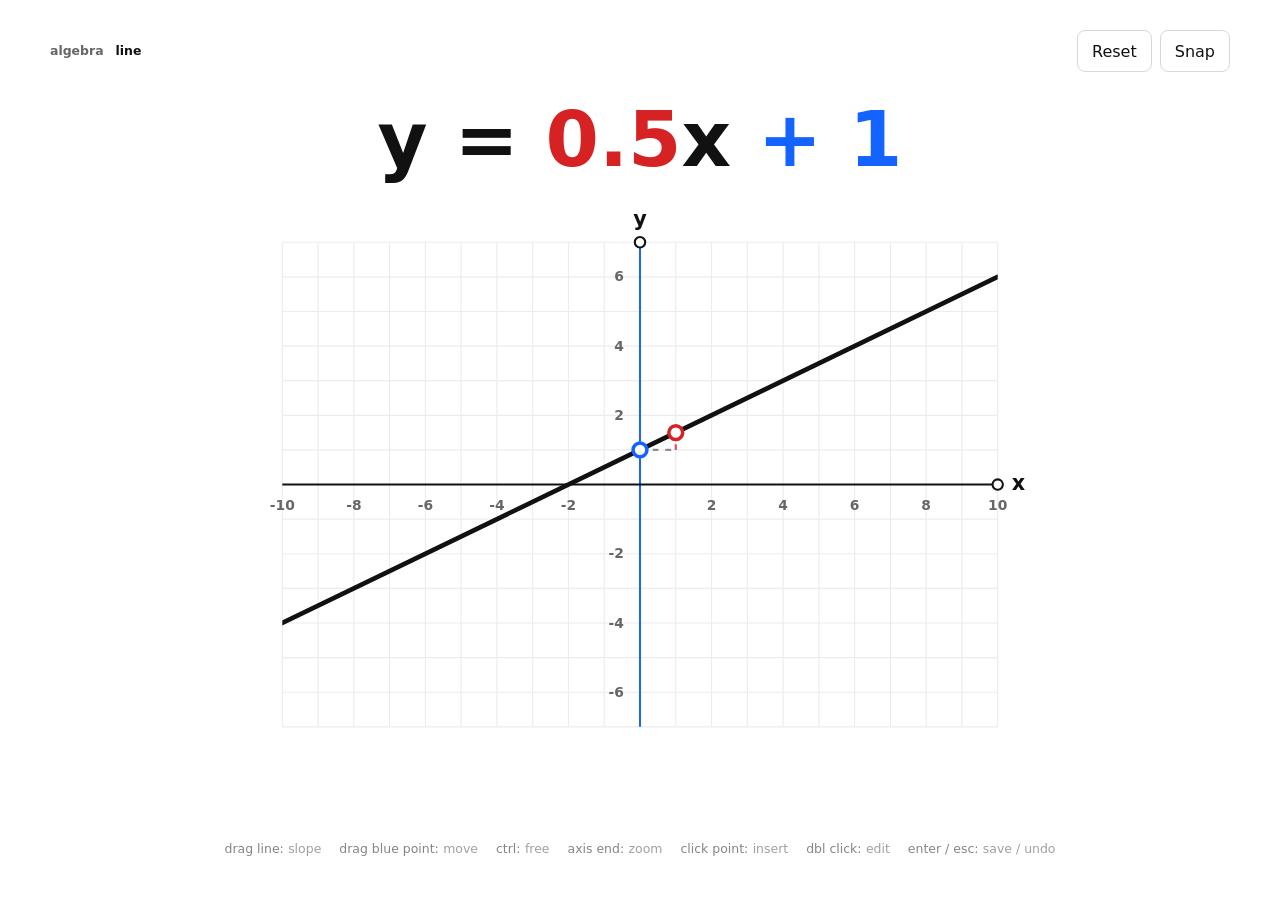
<file: index.html>
<!doctype html>
<html lang="en">
  <head>
    <meta charset="utf-8">
    <meta name="viewport" content="width=device-width, initial-scale=1">
    <meta http-equiv="refresh" content="0; url=lines/index.html">
    <title>lines</title>
    <script>
      window.location.replace("lines/index.html");
    </script>
  </head>
  <body>
    <a href="lines/index.html">line</a>
  </body>
</html>
</file>
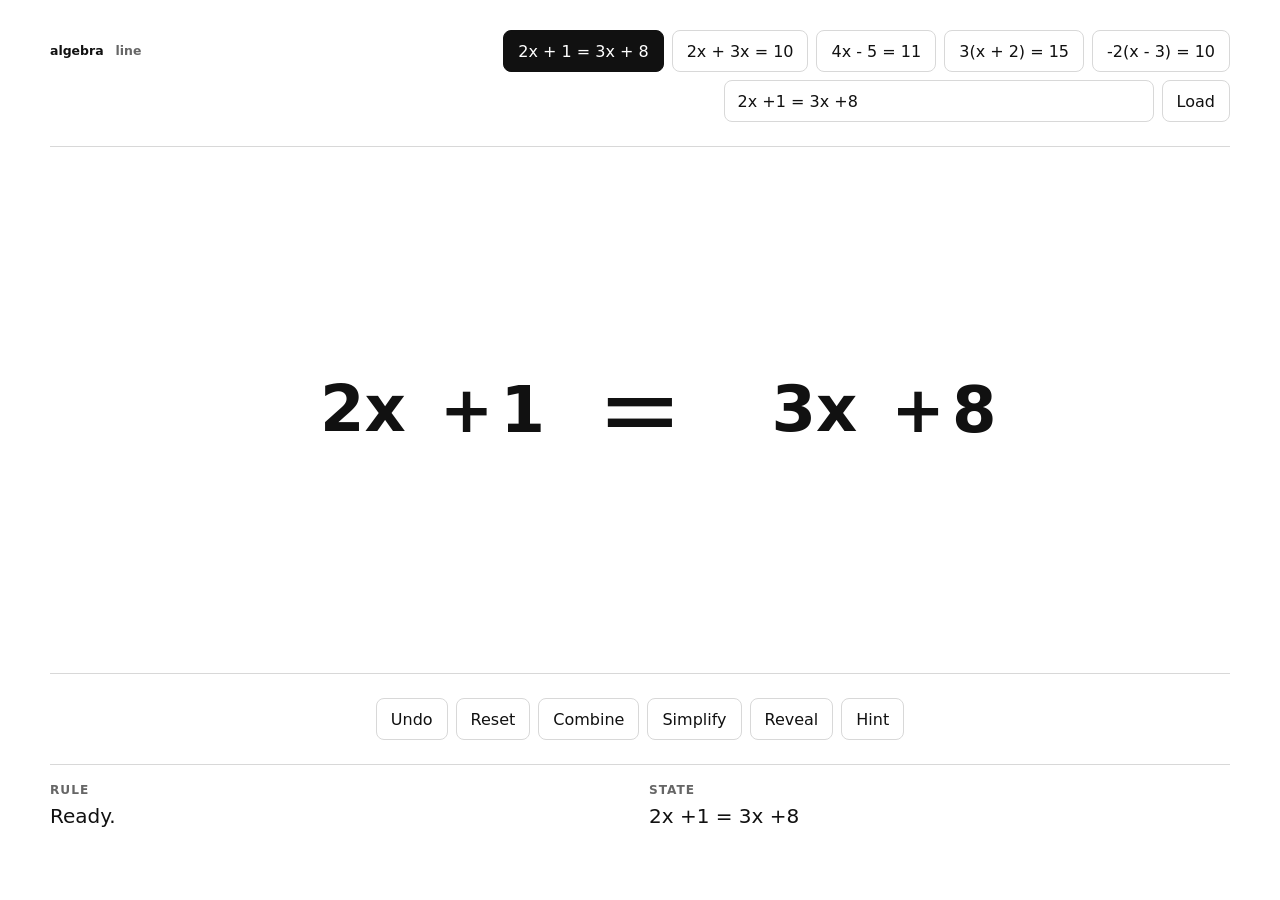
<file: algebra/index.html>
<!doctype html>
<html lang="en">
  <head>
    <meta charset="utf-8">
    <meta name="viewport" content="width=device-width, initial-scale=1">
    <title>algebra</title>
    <link rel="stylesheet" href="styles.css">
  </head>
  <body>
    <main class="app">
      <header class="topbar">
        <nav class="app-switch" aria-label="App switcher">
          <a href="../algebra/index.html" aria-current="page">algebra</a>
          <a href="../lines/index.html">line</a>
        </nav>
        <div class="equation-controls">
          <nav class="levelbar" aria-label="Equation set">
            <button class="level-button is-active" type="button" data-level="isolate">2x + 1 = 3x + 8</button>
            <button class="level-button" type="button" data-level="combine">2x + 3x = 10</button>
            <button class="level-button" type="button" data-level="coefficient">4x - 5 = 11</button>
            <button class="level-button" type="button" data-level="parentheses">3(x + 2) = 15</button>
            <button class="level-button" type="button" data-level="signedParentheses">-2(x - 3) = 10</button>
          </nav>
          <form class="equation-form" id="equationForm" aria-label="Custom equation">
            <input id="equationInput" name="equation" type="text" value="2x + 1 = 3x + 8" autocomplete="off" spellcheck="false">
            <button type="submit">Load</button>
          </form>
        </div>
      </header>

      <section class="stage" id="stage" aria-label="Equation playground">
        <div class="side side-left" id="leftSide" data-side="left"></div>
        <button class="equals-zone" id="equalsZone" type="button" aria-label="Click to swap left and right sides">
          <span>=</span>
        </button>
        <div class="side side-right" id="rightSide" data-side="right"></div>
        <div class="ghost-layer" id="ghostLayer" aria-hidden="true"></div>
      </section>

      <section class="toolbar" aria-label="Equation tools">
        <button type="button" id="undoButton">Undo</button>
        <button type="button" id="resetButton">Reset</button>
        <button type="button" id="combineButton">Combine</button>
        <button type="button" id="simplifyButton">Simplify</button>
        <button type="button" id="revealButton">Reveal</button>
        <button type="button" id="hintButton">Hint</button>
      </section>

      <section class="readout" aria-live="polite">
        <div>
          <span class="readout-label">Rule</span>
          <p id="ruleText">Ready.</p>
        </div>
        <div>
          <span class="readout-label">State</span>
          <p id="stateText">Terms can move, split, combine, and simplify.</p>
        </div>
      </section>
    </main>

    <script src="app.js"></script>
  </body>
</html>
</file>
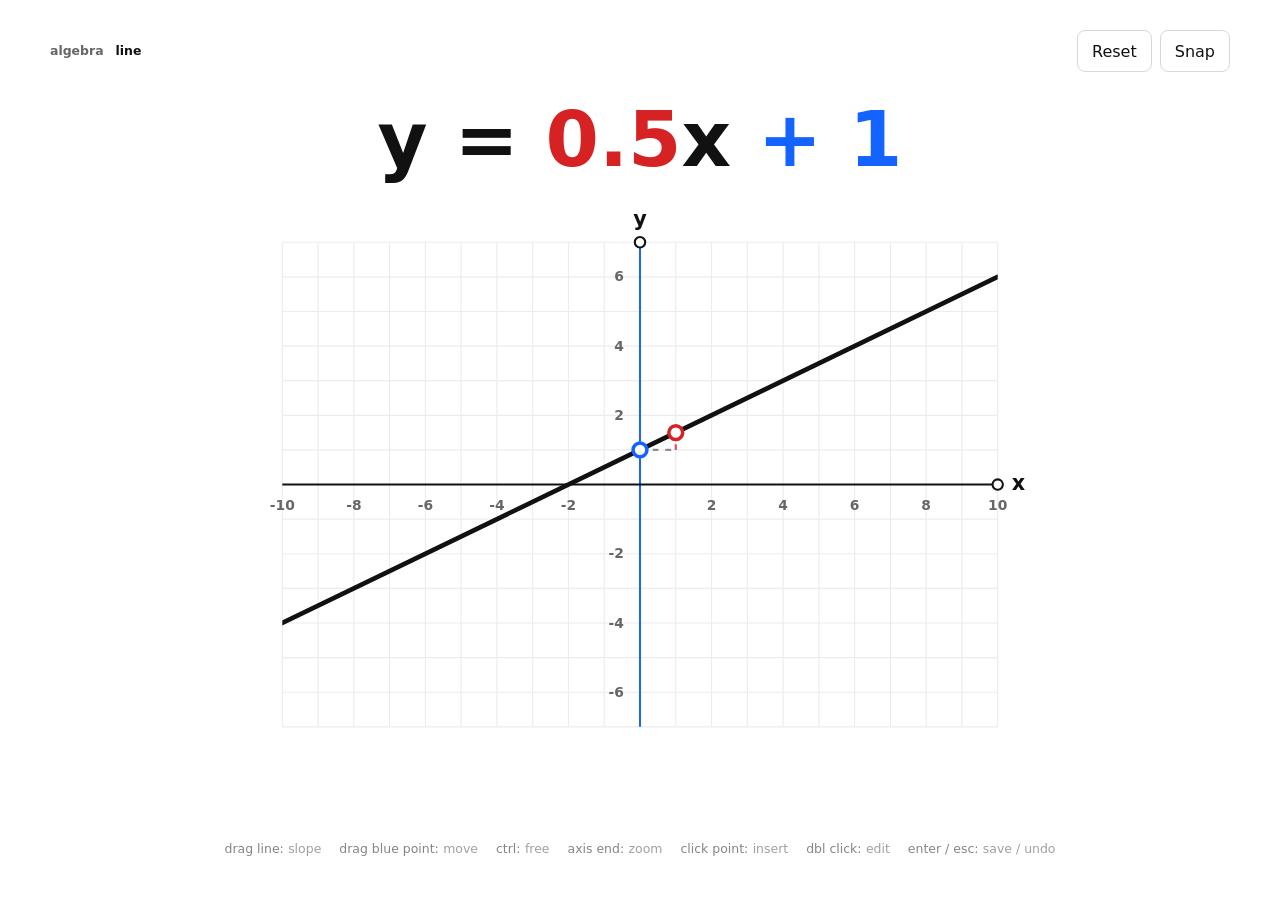
<file: lines/index.html>
<!doctype html>
<html lang="en">
  <head>
    <meta charset="utf-8">
    <meta name="viewport" content="width=device-width, initial-scale=1">
    <title>lines</title>
    <link rel="stylesheet" href="styles.css">
  </head>
  <body>
    <main class="app">
      <header class="topbar">
        <nav class="app-switch" aria-label="App switcher">
          <a href="../algebra/index.html">algebra</a>
          <a href="../lines/index.html" aria-current="page">line</a>
        </nav>
        <div class="toolbar" aria-label="Line presets">
          <button type="button" id="resetButton">Reset</button>
          <button type="button" id="snapButton">Snap</button>
        </div>
      </header>

      <section class="equation-panel" aria-live="polite">
        <p id="equationText">y = 0.5x + 1</p>
      </section>

      <section class="stage" aria-label="Line playground">
        <svg id="graph" class="graph" viewBox="0 0 760 520" role="img" aria-label="Line graph">
          <defs>
            <clipPath id="plotClip">
              <rect id="clipRect"></rect>
            </clipPath>
          </defs>
          <rect id="plotBackground" class="plot-background"></rect>
          <rect id="gridHit" class="grid-hit"></rect>
          <g id="gridLayer"></g>
          <g id="axisLayer"></g>
          <g id="lineLayer" clip-path="url(#plotClip)">
            <line id="lineShadow" class="line-shadow"></line>
            <line id="line" class="line"></line>
            <line id="lineHit" class="line-hit"></line>
          </g>
          <g id="pointLayer"></g>
          <circle id="snapPoint" class="snap-point" r="7"></circle>
        </svg>
        <div class="line-hint" id="lineHint" role="tooltip" aria-hidden="true">
          <span>drag: slope</span>
          <span>drag blue point: move</span>
          <span>ctrl: free</span>
        </div>
        <div class="line-hint point-hint" id="pointHint" role="tooltip" aria-hidden="true"></div>
      </section>

      <dl class="shortcuts" aria-label="Shortcuts and controls">
        <div>
          <dt>drag line</dt>
          <dd>slope</dd>
        </div>
        <div>
          <dt>drag blue point</dt>
          <dd>move</dd>
        </div>
        <div class="mouse-only">
          <dt>ctrl</dt>
          <dd>free</dd>
        </div>
        <div>
          <dt>axis end</dt>
          <dd>zoom</dd>
        </div>
        <div>
          <dt>click point</dt>
          <dd>insert</dd>
        </div>
        <div>
          <dt>dbl click</dt>
          <dd>edit</dd>
        </div>
        <div>
          <dt>enter / esc</dt>
          <dd>save / undo</dd>
        </div>
      </dl>
    </main>

    <script src="app.js"></script>
  </body>
</html>
</file>
<file: algebra/styles.css>
:root {
  color-scheme: light;
  --bg: #fff;
  --ink: #111;
  --muted: #666;
  --line: #d8d8d8;
  --soft: #f5f5f5;
  --active: #111;
  --valid: #e9f5ee;
  --warn: #fff4d9;
  --shadow: 0 18px 45px rgba(0, 0, 0, 0.12);
}

* {
  box-sizing: border-box;
}

html,
body {
  min-height: 100%;
}

body {
  margin: 0;
  background: var(--bg);
  color: var(--ink);
  font-family:
    Inter, ui-sans-serif, system-ui, -apple-system, BlinkMacSystemFont, "Segoe UI",
    sans-serif;
}

button {
  color: inherit;
  font: inherit;
}

.app {
  width: min(1180px, calc(100vw - 32px));
  min-height: 100vh;
  margin: 0 auto;
  padding: 30px 0 42px;
  display: grid;
  grid-template-rows: auto minmax(330px, 1fr) auto auto;
  gap: 24px;
}

.topbar {
  display: flex;
  align-items: flex-start;
  justify-content: space-between;
  gap: 22px;
}

.app-switch {
  display: inline-flex;
  gap: 12px;
  padding-top: 13px;
  color: var(--muted);
  font-size: 0.78rem;
  font-weight: 620;
  letter-spacing: 0;
}

.app-switch a {
  color: inherit;
  text-decoration: none;
  border-bottom: 1px solid transparent;
}

.app-switch a:hover,
.app-switch a:focus-visible {
  color: var(--ink);
  border-bottom-color: currentColor;
}

.app-switch a[aria-current="page"] {
  color: var(--ink);
}

.levelbar {
  display: flex;
  flex-wrap: wrap;
  justify-content: flex-end;
  gap: 8px;
}

.equation-controls {
  min-width: 0;
  display: grid;
  justify-items: end;
  gap: 8px;
}

.equation-form {
  width: min(100%, 560px);
  display: flex;
  justify-content: flex-end;
  gap: 8px;
}

.equation-form input {
  min-width: 260px;
  width: min(46vw, 430px);
  height: 42px;
  border: 1px solid var(--line);
  border-radius: 8px;
  background: #fff;
  padding: 0 13px;
  color: var(--ink);
  font: inherit;
  letter-spacing: 0;
  outline: none;
}

.equation-form input:focus {
  border-color: var(--ink);
}

.equation-form input.is-invalid {
  background: var(--warn);
  border-color: var(--ink);
}

.level-button,
.toolbar button,
.equation-form button {
  min-height: 42px;
  border: 1px solid var(--line);
  border-radius: 8px;
  background: #fff;
  padding: 0 14px;
  cursor: pointer;
  transition:
    border-color 160ms ease,
    background 160ms ease,
    transform 160ms ease;
}

.level-button:hover,
.toolbar button:hover {
  border-color: var(--ink);
}

.level-button:active,
.toolbar button:active {
  transform: translateY(1px);
}

.level-button.is-active {
  background: var(--ink);
  border-color: var(--ink);
  color: #fff;
}

.stage {
  position: relative;
  min-height: 330px;
  border-top: 1px solid var(--line);
  border-bottom: 1px solid var(--line);
  display: grid;
  grid-template-columns: minmax(0, 1fr) auto minmax(0, 1fr);
  align-items: center;
  overflow: hidden;
  touch-action: none;
}

.stage::before {
  content: "";
  position: absolute;
  inset: 34px 50% 34px auto;
  width: 1px;
  background: linear-gradient(180deg, transparent, #cfcfcf, transparent);
  opacity: 0;
  transition: opacity 160ms ease;
}

.stage.is-dragging::before {
  opacity: 1;
}

.side {
  min-height: 130px;
  display: flex;
  flex-wrap: wrap;
  align-items: center;
  gap: 8px;
  padding: 32px 22px;
  transition: background 180ms ease;
}

.side-left {
  justify-content: flex-end;
}

.side-right {
  justify-content: flex-start;
}

.side.is-drop-target {
  background: var(--valid);
}

.equals-zone {
  border: 0;
  background: transparent;
  padding: 0;
  appearance: none;
  position: relative;
  z-index: 2;
  width: clamp(68px, 10vw, 120px);
  min-height: 230px;
  display: grid;
  place-items: center;
  color: var(--ink);
  font-size: clamp(3rem, 8vw, 8rem);
  font-weight: 500;
  line-height: 1;
  cursor: pointer;
  user-select: none;
  transition: transform 180ms ease;
}

.equals-zone:hover {
  transform: scale(1.03);
}

.equals-zone:focus-visible {
  outline: 3px solid var(--ink);
  outline-offset: 6px;
}

.equals-zone.is-swapping span {
  display: inline-block;
  animation: equals-swap 420ms cubic-bezier(0.2, 0.9, 0.2, 1.2);
}

.term {
  position: relative;
  z-index: 3;
  min-width: 58px;
  height: 78px;
  border: 1.5px solid transparent;
  border-radius: 8px;
  background: #fff;
  padding: 0 12px;
  display: inline-flex;
  align-items: center;
  justify-content: center;
  gap: 7px;
  color: var(--ink);
  font-size: clamp(2.2rem, 5vw, 5.3rem);
  font-weight: 620;
  letter-spacing: 0;
  line-height: 1;
  cursor: grab;
  user-select: none;
  touch-action: none;
  transition:
    border-color 160ms ease,
    box-shadow 160ms ease,
    background 160ms ease,
    transform 190ms cubic-bezier(0.2, 0.9, 0.2, 1.2);
}

.term:hover,
.term.is-selected {
  border-color: var(--ink);
}

.term:focus-visible {
  outline: 3px solid #111;
  outline-offset: 4px;
}

.term.is-dragging {
  z-index: 20;
  border-color: var(--ink);
  box-shadow: var(--shadow);
  cursor: grabbing;
  transition: none;
}

.term.is-piece-dragging {
  z-index: 20;
}

.stage.is-animating .term {
  pointer-events: none;
}

.term.is-pending-landing {
  visibility: hidden;
}

.term.is-reveal-preview {
  background: var(--warn);
}

.term.is-collapse-preview,
.term.is-combine-target,
.term.is-distribute-preview {
  background: var(--valid);
}

.term.is-combine-target,
.term.is-distribute-preview {
  border-color: var(--ink);
  box-shadow: inset 0 0 0 1px var(--ink);
}

.term.is-reorder-before,
.term.is-reorder-after {
  border-color: var(--ink);
}

.term.is-reorder-before::before,
.term.is-reorder-after::after {
  content: "";
  position: absolute;
  top: 9px;
  bottom: 9px;
  width: 4px;
  border-radius: 999px;
  background: var(--ink);
  box-shadow: 0 0 0 3px #fff;
}

.term.is-reorder-before::before {
  left: -7px;
}

.term.is-reorder-after::after {
  right: -7px;
}

.term.is-landing {
  animation: land 420ms cubic-bezier(0.2, 0.9, 0.2, 1.2);
}

.term.is-combined {
  animation: combine-pop 520ms ease;
}

.sign {
  min-width: 0.46em;
  text-align: center;
}

.math-body {
  display: inline-flex;
  align-items: baseline;
  gap: 0;
  white-space: nowrap;
}

.factor {
  display: inline-block;
  border-bottom: 2px solid transparent;
  position: relative;
  z-index: 1;
}

.exponent {
  align-self: flex-start;
  margin-left: 0.04em;
  font-size: 0.44em;
  line-height: 1;
}

.factor[data-factor] {
  cursor: ew-resize;
}

.factor[data-factor]:hover {
  border-bottom-color: var(--ink);
}

.factor.is-factor-dragging {
  z-index: 21;
  transition: none;
}

.operator {
  display: inline-block;
  margin: 0 0.12em;
  transform-origin: center;
}

.operator.is-hidden {
  width: 0;
  margin: 0;
  opacity: 0;
  transform: scale(0.5);
  overflow: hidden;
  transition:
    width 160ms ease,
    opacity 160ms ease,
    transform 160ms ease;
}

.term.is-reveal-preview .operator.is-hidden {
  width: 0.42em;
  opacity: 1;
  transform: scale(1);
}

.term.is-collapse-preview .operator:not(.is-hidden) {
  width: 0;
  margin: 0;
  opacity: 0;
  overflow: hidden;
  transform: scale(0.5);
}

.group-inner {
  display: inline-block;
  border-radius: 6px;
  padding: 0 0.04em;
  transition:
    background 160ms ease,
    box-shadow 160ms ease;
}

.term.is-distribute-preview .group-inner {
  background: rgba(255, 244, 217, 0.95);
  box-shadow: 0 0 0 0.08em rgba(17, 17, 17, 0.28);
}

.term.is-distributing {
  border-color: var(--ink);
  box-shadow: inset 0 0 0 1px var(--ink);
}

.term.is-distributing .group-inner {
  background: var(--warn);
  box-shadow: 0 0 0 0.08em rgba(17, 17, 17, 0.3);
}

.paren {
  color: #333;
}

.expression {
  font-size: 0.72em;
}

.pending-expression {
  display: inline-flex;
  align-items: baseline;
  gap: 0.16em;
}

.pending-part {
  position: relative;
  z-index: 1;
  display: inline-block;
  border-bottom: 2px solid transparent;
  border-radius: 6px;
  padding: 0 0.05em;
  cursor: grab;
  transition:
    background 160ms ease,
    box-shadow 160ms ease,
    transform 190ms cubic-bezier(0.2, 0.9, 0.2, 1.2);
}

.pending-part:hover {
  border-bottom-color: var(--ink);
}

.pending-part.is-pending-dragging {
  z-index: 21;
  background: #fff;
  box-shadow: var(--shadow);
  cursor: grabbing;
  transition: none;
}

.pending-part.is-pending-target {
  background: var(--valid);
  box-shadow: 0 0 0 0.08em var(--ink);
}

.pending-op {
  display: inline-block;
  color: #333;
}

.ghost-layer {
  position: absolute;
  inset: 0;
  z-index: 10;
  pointer-events: none;
}

.ghost-term {
  position: absolute;
  height: 72px;
  min-width: 54px;
  border: 1.5px solid var(--ink);
  border-radius: 8px;
  background: #fff;
  padding: 0 14px;
  display: inline-flex;
  align-items: center;
  justify-content: center;
  color: var(--ink);
  font-size: clamp(2rem, 4.5vw, 4.6rem);
  font-weight: 620;
  line-height: 1;
  box-shadow: var(--shadow);
  transition:
    transform 420ms cubic-bezier(0.2, 0.85, 0.2, 1),
    background 160ms ease;
  will-change: transform;
}

.flight-term {
  z-index: 12;
  transform-origin: center;
}

.flight-term.factor-flight {
  height: 46px;
  padding: 0 12px;
  font-size: clamp(1.4rem, 3vw, 2.4rem);
}

.flight-label {
  display: inline-block;
  transform-origin: center;
}

.flight-label.is-flipped {
  animation: label-pop 240ms ease;
}

.flight-term.is-operator-flipped {
  background: var(--valid);
}

.ghost-term.is-flipped {
  background: var(--valid);
  animation: sign-flip 220ms ease;
}

.distribution-ghost {
  height: 46px;
  min-width: 76px;
  padding: 0 12px;
  font-size: clamp(1.1rem, 2.2vw, 1.8rem);
  font-weight: 680;
  white-space: nowrap;
  transition:
    transform var(--distribution-travel, 980ms) cubic-bezier(0.16, 0.82, 0.18, 1),
    opacity 260ms ease,
    background 220ms ease,
    box-shadow 220ms ease;
}

.distribution-ghost.is-landed {
  background: var(--warn);
  box-shadow:
    0 18px 45px rgba(0, 0, 0, 0.12),
    inset 0 0 0 2px rgba(17, 17, 17, 0.16);
}

.distribution-ghost.is-resolving {
  opacity: 0;
  background: var(--valid);
  box-shadow: none;
}

.toolbar {
  display: flex;
  flex-wrap: wrap;
  align-items: center;
  justify-content: center;
  gap: 8px;
}

.readout {
  border-top: 1px solid var(--line);
  display: grid;
  grid-template-columns: minmax(0, 1fr) minmax(0, 1fr);
  gap: 18px;
  padding-top: 18px;
}

.readout-label {
  display: block;
  color: var(--muted);
  font-size: 0.76rem;
  font-weight: 700;
  letter-spacing: 0.08em;
  text-transform: uppercase;
}

.readout p {
  min-height: 2.8em;
  margin: 5px 0 0;
  color: var(--ink);
  font-size: clamp(1rem, 1.6vw, 1.25rem);
  line-height: 1.45;
}

@keyframes land {
  0% {
    transform: translateY(-16px) scale(1.03);
  }
  55% {
    transform: translateY(5px) scale(0.99);
  }
  100% {
    transform: translateY(0) scale(1);
  }
}

@keyframes combine-pop {
  0% {
    transform: scale(0.96);
  }
  55% {
    transform: scale(1.05);
  }
  100% {
    transform: scale(1);
  }
}

@keyframes sign-flip {
  0% {
    transform: rotateX(0deg);
  }
  50% {
    transform: rotateX(84deg);
  }
  100% {
    transform: rotateX(0deg);
  }
}

@keyframes label-pop {
  0% {
    opacity: 0.35;
    transform: translateY(3px) scale(0.94);
  }
  60% {
    opacity: 1;
    transform: translateY(-1px) scale(1.04);
  }
  100% {
    opacity: 1;
    transform: translateY(0) scale(1);
  }
}

@keyframes equals-swap {
  0% {
    transform: rotateY(0deg) scale(1);
  }
  55% {
    transform: rotateY(180deg) scale(1.1);
  }
  100% {
    transform: rotateY(360deg) scale(1);
  }
}

@media (max-width: 760px) {
  .app {
    width: min(100vw - 20px, 720px);
    grid-template-rows: auto minmax(420px, 1fr) auto auto;
    padding-top: 18px;
  }

  .topbar {
    align-items: stretch;
    flex-direction: column;
  }

  .levelbar {
    justify-content: flex-start;
  }

  .equation-controls {
    justify-items: stretch;
  }

  .equation-form {
    width: 100%;
  }

  .equation-form input {
    min-width: 0;
    width: 100%;
  }

  .stage {
    grid-template-columns: 1fr;
    grid-template-rows: 1fr auto 1fr;
    min-height: 430px;
  }

  .stage::before {
    inset: 50% 18px auto;
    width: auto;
    height: 1px;
    background: linear-gradient(90deg, transparent, #cfcfcf, transparent);
  }

  .side {
    min-height: 150px;
    justify-content: center;
    padding: 24px 10px;
  }

  .equals-zone {
    width: auto;
    min-height: 72px;
    font-size: 4.2rem;
  }

  .term {
    height: 64px;
    min-width: 48px;
    padding: 0 10px;
  }

  .term.is-reorder-before::before,
  .term.is-reorder-after::after {
    left: 10px;
    right: 10px;
    width: auto;
    height: 4px;
  }

  .term.is-reorder-before::before {
    top: -7px;
    bottom: auto;
  }

  .term.is-reorder-after::after {
    top: auto;
    bottom: -7px;
  }

  .readout {
    grid-template-columns: 1fr;
  }
}
</file>
<file: lines/styles.css>
:root {
  color-scheme: light;
  --bg: #fff;
  --ink: #111;
  --muted: #666;
  --line: #d8d8d8;
  --soft: #f5f5f5;
  --active: #111;
  --y-accent: #1463ff;
  --slope-accent: #d62222;
  --valid: #e9f5ee;
  --warn: #fff4d9;
  --shadow: 0 18px 45px rgba(0, 0, 0, 0.12);
}

* {
  box-sizing: border-box;
}

html,
body {
  min-height: 100%;
}

body {
  margin: 0;
  background: var(--bg);
  color: var(--ink);
  font-family:
    Inter, ui-sans-serif, system-ui, -apple-system, BlinkMacSystemFont, "Segoe UI",
    sans-serif;
}

button {
  color: inherit;
  font: inherit;
}

.app {
  width: min(1180px, calc(100vw - 32px));
  min-height: 100vh;
  margin: 0 auto;
  padding: 30px 0 42px;
  display: grid;
  grid-template-rows: auto auto minmax(420px, 1fr);
  gap: 18px;
}

.topbar {
  display: flex;
  align-items: flex-start;
  justify-content: space-between;
  gap: 22px;
}

.app-switch {
  display: inline-flex;
  gap: 12px;
  padding-top: 13px;
  color: var(--muted);
  font-size: 0.78rem;
  font-weight: 620;
  letter-spacing: 0;
}

.app-switch a {
  color: inherit;
  text-decoration: none;
  border-bottom: 1px solid transparent;
}

.app-switch a:hover,
.app-switch a:focus-visible {
  color: var(--ink);
  border-bottom-color: currentColor;
}

.app-switch a[aria-current="page"] {
  color: var(--ink);
}

.toolbar {
  display: flex;
  flex-wrap: wrap;
  justify-content: flex-end;
  gap: 8px;
}

.toolbar button {
  min-height: 42px;
  border: 1px solid var(--line);
  border-radius: 8px;
  background: #fff;
  padding: 0 14px;
  cursor: pointer;
  transition:
    border-color 160ms ease,
    background 160ms ease,
    transform 160ms ease;
}

.toolbar button:hover {
  border-color: var(--ink);
}

.toolbar button:active {
  transform: translateY(1px);
}

.stage {
  position: relative;
  min-height: 420px;
  display: grid;
  place-items: center;
  overflow: hidden;
  touch-action: none;
}

.line-hint {
  position: absolute;
  z-index: 5;
  left: 0;
  top: 0;
  display: grid;
  gap: 2px;
  padding: 7px 9px;
  border: 1px solid var(--line);
  border-radius: 8px;
  background: rgba(255, 255, 255, 0.96);
  color: #777;
  font-size: 0.76rem;
  font-weight: 620;
  letter-spacing: 0;
  line-height: 1.25;
  opacity: 0;
  pointer-events: none;
  transform: translate(0, 0);
  transition: opacity 120ms ease;
  white-space: nowrap;
}

.line-hint.is-visible {
  opacity: 1;
}

.shortcuts {
  margin: -2px auto 0;
  padding: 0;
  display: flex;
  flex-wrap: wrap;
  justify-content: center;
  gap: 8px 18px;
  color: #858585;
  font-size: 0.78rem;
  font-weight: 520;
  letter-spacing: 0;
  line-height: 1.35;
}

.shortcuts div {
  display: inline-flex;
  gap: 0.35em;
}

.shortcuts dt,
.shortcuts dd {
  margin: 0;
}

.shortcuts dt::after {
  content: ":";
}

.shortcuts dd {
  color: #a0a0a0;
}

.graph {
  width: min(100%, 980px);
  height: min(68vh, 600px);
  min-height: 390px;
  display: block;
  user-select: none;
  touch-action: none;
}

.plot-background {
  fill: #fff;
}

.grid-hit {
  fill: transparent;
  cursor: crosshair;
  pointer-events: all;
}

.grid-line {
  stroke: #ececec;
  stroke-width: 1;
  pointer-events: none;
}

.grid-line.is-major {
  stroke: #d9d9d9;
}

.axis {
  stroke: var(--ink);
  stroke-width: 1.7;
  pointer-events: none;
}

.axis-y {
  stroke: var(--y-accent);
}

.axis-label {
  fill: var(--ink);
  font-size: 18px;
  font-weight: 720;
  pointer-events: none;
}

.axis-scale-handle {
  pointer-events: all;
}

.axis-scale-handle-x {
  cursor: ew-resize;
}

.axis-scale-handle-y {
  cursor: ns-resize;
}

.axis-scale-hit {
  fill: transparent;
}

.axis-scale-dot {
  fill: #fff;
  stroke: var(--ink);
  stroke-width: 1.8;
}

.axis-scale-handle:hover .axis-scale-dot {
  fill: var(--soft);
}

.tick-label {
  fill: var(--muted);
  font-size: 12px;
  font-weight: 600;
  pointer-events: none;
}

.line-shadow {
  stroke: rgba(17, 17, 17, 0.16);
  stroke-width: 12;
  stroke-linecap: round;
  opacity: 0;
  transition: opacity 160ms ease;
}

.line {
  stroke: var(--ink);
  stroke-width: 4;
  stroke-linecap: round;
  transition:
    stroke-width 160ms ease,
    filter 160ms ease;
}

.line-hit {
  stroke: transparent;
  stroke-width: 34;
  stroke-linecap: round;
  cursor: ns-resize;
  pointer-events: stroke;
}

.graph.is-slope-dragging .line-hit {
  cursor: crosshair;
}

.graph.is-dragging .line {
  stroke-width: 5;
}

.graph.is-dragging .line-shadow {
  opacity: 1;
}

.snap-guide {
  stroke: var(--ink);
  stroke-width: 1.5;
  stroke-dasharray: 7 8;
  opacity: 0;
  transition: opacity 120ms ease;
}

.graph.is-snapping .snap-guide {
  opacity: 0.32;
}

.snap-point {
  fill: #fff;
  stroke: var(--ink);
  stroke-width: 2.5;
  opacity: 0;
  pointer-events: none;
  transition:
    opacity 120ms ease,
    transform 160ms ease;
}

.graph.is-snapping .snap-point.is-visible {
  opacity: 1;
}

.point {
  fill: #fff;
  stroke: var(--ink);
  stroke-width: 2;
  pointer-events: none;
}

.intercept-point {
  stroke: var(--y-accent);
  stroke-width: 3;
}

.selected-point {
  fill: var(--ink);
  stroke: #fff;
  stroke-width: 2.5;
  cursor: pointer;
  pointer-events: all;
}

.slope-handle {
  stroke: var(--slope-accent);
  stroke-width: 3;
  transition:
    fill 140ms ease,
    stroke-width 140ms ease,
    transform 140ms ease;
}

.handle-hit {
  fill: transparent;
  cursor: ns-resize;
  pointer-events: all;
  touch-action: none;
}

.graph.is-slope-dragging .handle-hit {
  cursor: grabbing;
}

.slope-handle-group:hover .slope-handle,
.graph.is-slope-dragging .slope-handle {
  fill: var(--warn);
  stroke-width: 4;
}

@media (pointer: coarse) {
  .shortcuts .mouse-only {
    display: none;
  }
}

.point-label {
  fill: var(--ink);
  font-size: 14px;
  font-weight: 700;
  pointer-events: none;
}

.slope-run {
  stroke: var(--muted);
  stroke-width: 2;
  stroke-dasharray: 5 6;
  opacity: 0.72;
  pointer-events: none;
}

.slope-rise {
  stroke: var(--slope-accent);
  stroke-width: 2;
  stroke-dasharray: 5 6;
  opacity: 0.72;
  pointer-events: none;
}

.equation-panel {
  display: grid;
  justify-items: center;
  text-align: center;
  transform: translateY(clamp(8px, 1.5vh, 18px));
}

.equation-panel p {
  margin: 0;
  font-size: clamp(2.6rem, 6vw, 6.6rem);
  line-height: 0.95;
  font-weight: 720;
  letter-spacing: 0;
}

.equation-intercept {
  color: var(--y-accent);
}

.equation-intercept[data-edit-target] {
  border-bottom: 0.04em solid transparent;
  cursor: text;
}

.equation-intercept[data-edit-target]:hover {
  border-bottom-color: currentColor;
}

.equation-slope {
  color: var(--slope-accent);
  border-bottom: 0.04em solid transparent;
  cursor: pointer;
}

.equation-slope:hover {
  border-bottom-color: currentColor;
}

.equation-slope:focus-visible {
  outline: 3px solid currentColor;
  outline-offset: 4px;
}

.equation-muted-factor {
  opacity: 0.46;
}

.equation-edit-input {
  min-width: 1.8ch;
  max-width: 9ch;
  margin: 0;
  padding: 0 0.05em;
  border: 0;
  border-bottom: 0.04em solid currentColor;
  border-radius: 0;
  background: transparent;
  color: currentColor;
  font: inherit;
  font-weight: inherit;
  letter-spacing: 0;
  line-height: inherit;
  text-align: center;
  vertical-align: baseline;
  appearance: textfield;
  cursor: text;
}

.equation-edit-input:focus,
.equation-edit-input:focus-visible {
  outline: none;
}

.equation-edit-input.is-invalid {
  opacity: 0.3;
}

@media (max-width: 760px) {
  .app {
    width: min(100vw - 20px, 720px);
    padding-top: 18px;
  }

  .topbar {
    align-items: stretch;
    flex-direction: column;
  }

  .toolbar {
    justify-content: flex-start;
  }

  .graph {
    width: 100%;
    height: 58vh;
    min-height: 360px;
  }

  .equation-panel p {
    font-size: clamp(2.2rem, 13vw, 4rem);
  }
}
</file>
